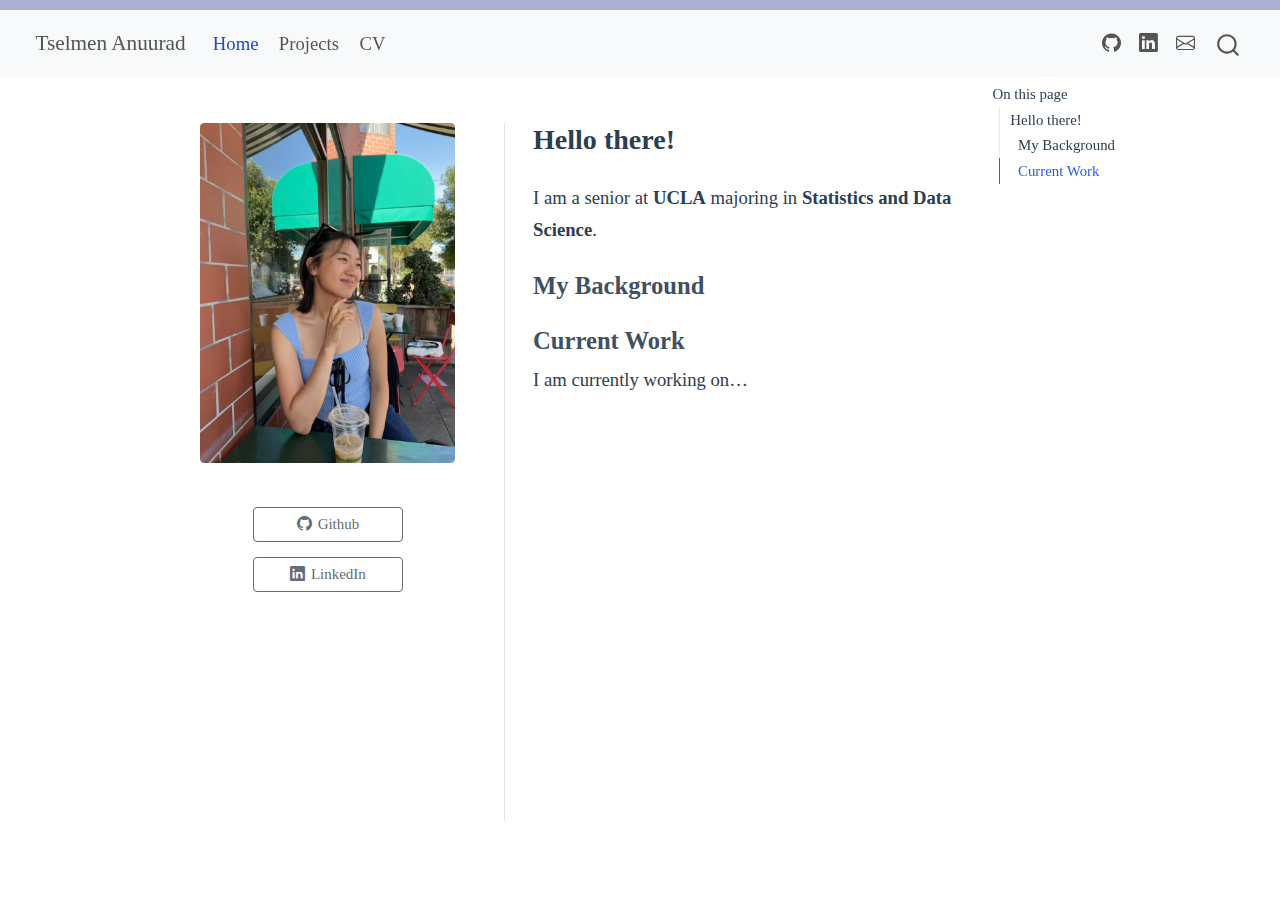
<file: docs/index.html>
<!DOCTYPE html>
<html xmlns="http://www.w3.org/1999/xhtml" lang="en" xml:lang="en"><head>

<meta charset="utf-8">
<meta name="generator" content="quarto-1.8.25">

<meta name="viewport" content="width=device-width, initial-scale=1.0, user-scalable=yes">


<title>Tselmen Anuurad</title>
<style>
code{white-space: pre-wrap;}
span.smallcaps{font-variant: small-caps;}
div.columns{display: flex; gap: min(4vw, 1.5em);}
div.column{flex: auto; overflow-x: auto;}
div.hanging-indent{margin-left: 1.5em; text-indent: -1.5em;}
ul.task-list{list-style: none;}
ul.task-list li input[type="checkbox"] {
  width: 0.8em;
  margin: 0 0.8em 0.2em -1em; /* quarto-specific, see https://github.com/quarto-dev/quarto-cli/issues/4556 */ 
  vertical-align: middle;
}
</style>


<script src="site_libs/quarto-nav/quarto-nav.js"></script>
<script src="site_libs/quarto-nav/headroom.min.js"></script>
<script src="site_libs/clipboard/clipboard.min.js"></script>
<script src="site_libs/quarto-search/autocomplete.umd.js"></script>
<script src="site_libs/quarto-search/fuse.min.js"></script>
<script src="site_libs/quarto-search/quarto-search.js"></script>
<meta name="quarto:offset" content="./">
<script src="site_libs/quarto-html/quarto.js" type="module"></script>
<script src="site_libs/quarto-html/tabsets/tabsets.js" type="module"></script>
<script src="site_libs/quarto-html/axe/axe-check.js" type="module"></script>
<script src="site_libs/quarto-html/popper.min.js"></script>
<script src="site_libs/quarto-html/tippy.umd.min.js"></script>
<link href="site_libs/quarto-html/tippy.css" rel="stylesheet">
<link href="site_libs/quarto-html/quarto-syntax-highlighting-7b89279ff1a6dce999919e0e67d4d9ec.css" rel="stylesheet" id="quarto-text-highlighting-styles">
<script src="site_libs/bootstrap/bootstrap.min.js"></script>
<link href="site_libs/bootstrap/bootstrap-icons.css" rel="stylesheet">
<link href="site_libs/bootstrap/bootstrap-5b4ad623e5705c0698d39aec6f10cf02.min.css" rel="stylesheet" append-hash="true" id="quarto-bootstrap" data-mode="light">
<script id="quarto-search-options" type="application/json">{
  "location": "navbar",
  "copy-button": false,
  "collapse-after": 3,
  "panel-placement": "end",
  "type": "overlay",
  "limit": 50,
  "keyboard-shortcut": [
    "f",
    "/",
    "s"
  ],
  "show-item-context": false,
  "language": {
    "search-no-results-text": "No results",
    "search-matching-documents-text": "matching documents",
    "search-copy-link-title": "Copy link to search",
    "search-hide-matches-text": "Hide additional matches",
    "search-more-match-text": "more match in this document",
    "search-more-matches-text": "more matches in this document",
    "search-clear-button-title": "Clear",
    "search-text-placeholder": "",
    "search-detached-cancel-button-title": "Cancel",
    "search-submit-button-title": "Submit",
    "search-label": "Search"
  }
}</script>


<link rel="stylesheet" href="styles.css">
</head>

<body class="nav-fixed quarto-light">

<div id="quarto-search-results"></div>
  <header id="quarto-header" class="headroom fixed-top">
    <nav class="navbar navbar-expand-lg " data-bs-theme="dark">
      <div class="navbar-container container-fluid">
      <div class="navbar-brand-container mx-auto">
    <a href="./index.html" class="navbar-brand navbar-brand-logo">
    </a>
    <a class="navbar-brand" href="./index.html">
    <span class="navbar-title">Tselmen Anuurad</span>
    </a>
  </div>
            <div id="quarto-search" class="" title="Search"></div>
          <button class="navbar-toggler" type="button" data-bs-toggle="collapse" data-bs-target="#navbarCollapse" aria-controls="navbarCollapse" role="menu" aria-expanded="false" aria-label="Toggle navigation" onclick="if (window.quartoToggleHeadroom) { window.quartoToggleHeadroom(); }">
  <span class="navbar-toggler-icon"></span>
</button>
          <div class="collapse navbar-collapse" id="navbarCollapse">
            <ul class="navbar-nav navbar-nav-scroll me-auto">
  <li class="nav-item">
    <a class="nav-link active" href="./index.html" aria-current="page"> 
<span class="menu-text">Home</span></a>
  </li>  
  <li class="nav-item">
    <a class="nav-link" href="./projects.html"> 
<span class="menu-text">Projects</span></a>
  </li>  
  <li class="nav-item">
    <a class="nav-link" href="./CV.html"> 
<span class="menu-text">CV</span></a>
  </li>  
</ul>
            <ul class="navbar-nav navbar-nav-scroll ms-auto">
  <li class="nav-item compact">
    <a class="nav-link" href="https://github.com/tselmena"> <i class="bi bi-github" role="img">
</i> 
<span class="menu-text"></span></a>
  </li>  
  <li class="nav-item compact">
    <a class="nav-link" href="./www.linkedin.com/in/tselmen-anuurad"> <i class="bi bi-linkedin" role="img">
</i> 
<span class="menu-text"></span></a>
  </li>  
  <li class="nav-item compact">
    <a class="nav-link" href="./tsel@ucla.edu"> <i class="bi bi-envelope" role="img">
</i> 
<span class="menu-text"></span></a>
  </li>  
</ul>
          </div> <!-- /navcollapse -->
            <div class="quarto-navbar-tools">
</div>
      </div> <!-- /container-fluid -->
    </nav>
</header>
<!-- content -->
<div id="quarto-content" class="quarto-container page-columns page-rows-contents page-layout-article page-navbar">
<!-- sidebar -->
<!-- margin-sidebar -->
    <div id="quarto-margin-sidebar" class="sidebar margin-sidebar">
        <nav id="TOC" role="doc-toc" class="toc-active">
    <h2 id="toc-title">On this page</h2>
  <ul>
  <li><a href="#hello-there" id="toc-hello-there" class="nav-link active" data-scroll-target="#hello-there">Hello there!</a>
  <ul class="collapse">
  <li><a href="#my-background" id="toc-my-background" class="nav-link" data-scroll-target="#my-background">My Background</a></li>
  <li><a href="#current-work" id="toc-current-work" class="nav-link" data-scroll-target="#current-work">Current Work</a></li>
  </ul></li>
  </ul>
</nav>
    </div>
<!-- main -->
<div class="quarto-about-trestles">
  <div class="about-entity">
    <img src="website-photo.jpg" class="about-image
  rounded " style="width: 15rem;">
<header id="title-block-header" class="quarto-title-block"></header>
    <div class="about-links">
  <a href="https://github.com/tselmena" class="about-link" rel="" target="">
    <i class="bi bi-github"></i>
     <span class="about-link-text">Github</span>
  </a>
  <a href="/www.linkedin.com/in/tselmen-anuurad" class="about-link" rel="" target="">
    <i class="bi bi-linkedin"></i>
     <span class="about-link-text">LinkedIn</span>
  </a>
</div>
  </div>
  <div class="about-contents"><main class="content" id="quarto-document-content">

<section id="hello-there" class="level2">
<h2 data-anchor-id="hello-there">Hello there!</h2>
<p>I am a senior at <strong>UCLA</strong> majoring in <strong>Statistics and Data Science</strong>.</p>
<section id="my-background" class="level3">
<h3 data-anchor-id="my-background">My Background</h3>
</section>
<section id="current-work" class="level3">
<h3 data-anchor-id="current-work">Current Work</h3>
<p>I am currently working on…</p>


</section>
</section>
</main></div>
</div>
 <!-- /main -->
<script id="quarto-html-after-body" type="application/javascript">
  window.document.addEventListener("DOMContentLoaded", function (event) {
    const isCodeAnnotation = (el) => {
      for (const clz of el.classList) {
        if (clz.startsWith('code-annotation-')) {                     
          return true;
        }
      }
      return false;
    }
    const onCopySuccess = function(e) {
      // button target
      const button = e.trigger;
      // don't keep focus
      button.blur();
      // flash "checked"
      button.classList.add('code-copy-button-checked');
      var currentTitle = button.getAttribute("title");
      button.setAttribute("title", "Copied!");
      let tooltip;
      if (window.bootstrap) {
        button.setAttribute("data-bs-toggle", "tooltip");
        button.setAttribute("data-bs-placement", "left");
        button.setAttribute("data-bs-title", "Copied!");
        tooltip = new bootstrap.Tooltip(button, 
          { trigger: "manual", 
            customClass: "code-copy-button-tooltip",
            offset: [0, -8]});
        tooltip.show();    
      }
      setTimeout(function() {
        if (tooltip) {
          tooltip.hide();
          button.removeAttribute("data-bs-title");
          button.removeAttribute("data-bs-toggle");
          button.removeAttribute("data-bs-placement");
        }
        button.setAttribute("title", currentTitle);
        button.classList.remove('code-copy-button-checked');
      }, 1000);
      // clear code selection
      e.clearSelection();
    }
    const getTextToCopy = function(trigger) {
      const outerScaffold = trigger.parentElement.cloneNode(true);
      const codeEl = outerScaffold.querySelector('code');
      for (const childEl of codeEl.children) {
        if (isCodeAnnotation(childEl)) {
          childEl.remove();
        }
      }
      return codeEl.innerText;
    }
    const clipboard = new window.ClipboardJS('.code-copy-button:not([data-in-quarto-modal])', {
      text: getTextToCopy
    });
    clipboard.on('success', onCopySuccess);
    if (window.document.getElementById('quarto-embedded-source-code-modal')) {
      const clipboardModal = new window.ClipboardJS('.code-copy-button[data-in-quarto-modal]', {
        text: getTextToCopy,
        container: window.document.getElementById('quarto-embedded-source-code-modal')
      });
      clipboardModal.on('success', onCopySuccess);
    }
      var localhostRegex = new RegExp(/^(?:http|https):\/\/localhost\:?[0-9]*\//);
      var mailtoRegex = new RegExp(/^mailto:/);
        var filterRegex = new RegExp('/' + window.location.host + '/');
      var isInternal = (href) => {
          return filterRegex.test(href) || localhostRegex.test(href) || mailtoRegex.test(href);
      }
      // Inspect non-navigation links and adorn them if external
     var links = window.document.querySelectorAll('a[href]:not(.nav-link):not(.navbar-brand):not(.toc-action):not(.sidebar-link):not(.sidebar-item-toggle):not(.pagination-link):not(.no-external):not([aria-hidden]):not(.dropdown-item):not(.quarto-navigation-tool):not(.about-link)');
      for (var i=0; i<links.length; i++) {
        const link = links[i];
        if (!isInternal(link.href)) {
          // undo the damage that might have been done by quarto-nav.js in the case of
          // links that we want to consider external
          if (link.dataset.originalHref !== undefined) {
            link.href = link.dataset.originalHref;
          }
        }
      }
    function tippyHover(el, contentFn, onTriggerFn, onUntriggerFn) {
      const config = {
        allowHTML: true,
        maxWidth: 500,
        delay: 100,
        arrow: false,
        appendTo: function(el) {
            return el.parentElement;
        },
        interactive: true,
        interactiveBorder: 10,
        theme: 'quarto',
        placement: 'bottom-start',
      };
      if (contentFn) {
        config.content = contentFn;
      }
      if (onTriggerFn) {
        config.onTrigger = onTriggerFn;
      }
      if (onUntriggerFn) {
        config.onUntrigger = onUntriggerFn;
      }
      window.tippy(el, config); 
    }
    const noterefs = window.document.querySelectorAll('a[role="doc-noteref"]');
    for (var i=0; i<noterefs.length; i++) {
      const ref = noterefs[i];
      tippyHover(ref, function() {
        // use id or data attribute instead here
        let href = ref.getAttribute('data-footnote-href') || ref.getAttribute('href');
        try { href = new URL(href).hash; } catch {}
        const id = href.replace(/^#\/?/, "");
        const note = window.document.getElementById(id);
        if (note) {
          return note.innerHTML;
        } else {
          return "";
        }
      });
    }
    const xrefs = window.document.querySelectorAll('a.quarto-xref');
    const processXRef = (id, note) => {
      // Strip column container classes
      const stripColumnClz = (el) => {
        el.classList.remove("page-full", "page-columns");
        if (el.children) {
          for (const child of el.children) {
            stripColumnClz(child);
          }
        }
      }
      stripColumnClz(note)
      if (id === null || id.startsWith('sec-')) {
        // Special case sections, only their first couple elements
        const container = document.createElement("div");
        if (note.children && note.children.length > 2) {
          container.appendChild(note.children[0].cloneNode(true));
          for (let i = 1; i < note.children.length; i++) {
            const child = note.children[i];
            if (child.tagName === "P" && child.innerText === "") {
              continue;
            } else {
              container.appendChild(child.cloneNode(true));
              break;
            }
          }
          if (window.Quarto?.typesetMath) {
            window.Quarto.typesetMath(container);
          }
          return container.innerHTML
        } else {
          if (window.Quarto?.typesetMath) {
            window.Quarto.typesetMath(note);
          }
          return note.innerHTML;
        }
      } else {
        // Remove any anchor links if they are present
        const anchorLink = note.querySelector('a.anchorjs-link');
        if (anchorLink) {
          anchorLink.remove();
        }
        if (window.Quarto?.typesetMath) {
          window.Quarto.typesetMath(note);
        }
        if (note.classList.contains("callout")) {
          return note.outerHTML;
        } else {
          return note.innerHTML;
        }
      }
    }
    for (var i=0; i<xrefs.length; i++) {
      const xref = xrefs[i];
      tippyHover(xref, undefined, function(instance) {
        instance.disable();
        let url = xref.getAttribute('href');
        let hash = undefined; 
        if (url.startsWith('#')) {
          hash = url;
        } else {
          try { hash = new URL(url).hash; } catch {}
        }
        if (hash) {
          const id = hash.replace(/^#\/?/, "");
          const note = window.document.getElementById(id);
          if (note !== null) {
            try {
              const html = processXRef(id, note.cloneNode(true));
              instance.setContent(html);
            } finally {
              instance.enable();
              instance.show();
            }
          } else {
            // See if we can fetch this
            fetch(url.split('#')[0])
            .then(res => res.text())
            .then(html => {
              const parser = new DOMParser();
              const htmlDoc = parser.parseFromString(html, "text/html");
              const note = htmlDoc.getElementById(id);
              if (note !== null) {
                const html = processXRef(id, note);
                instance.setContent(html);
              } 
            }).finally(() => {
              instance.enable();
              instance.show();
            });
          }
        } else {
          // See if we can fetch a full url (with no hash to target)
          // This is a special case and we should probably do some content thinning / targeting
          fetch(url)
          .then(res => res.text())
          .then(html => {
            const parser = new DOMParser();
            const htmlDoc = parser.parseFromString(html, "text/html");
            const note = htmlDoc.querySelector('main.content');
            if (note !== null) {
              // This should only happen for chapter cross references
              // (since there is no id in the URL)
              // remove the first header
              if (note.children.length > 0 && note.children[0].tagName === "HEADER") {
                note.children[0].remove();
              }
              const html = processXRef(null, note);
              instance.setContent(html);
            } 
          }).finally(() => {
            instance.enable();
            instance.show();
          });
        }
      }, function(instance) {
      });
    }
        let selectedAnnoteEl;
        const selectorForAnnotation = ( cell, annotation) => {
          let cellAttr = 'data-code-cell="' + cell + '"';
          let lineAttr = 'data-code-annotation="' +  annotation + '"';
          const selector = 'span[' + cellAttr + '][' + lineAttr + ']';
          return selector;
        }
        const selectCodeLines = (annoteEl) => {
          const doc = window.document;
          const targetCell = annoteEl.getAttribute("data-target-cell");
          const targetAnnotation = annoteEl.getAttribute("data-target-annotation");
          const annoteSpan = window.document.querySelector(selectorForAnnotation(targetCell, targetAnnotation));
          const lines = annoteSpan.getAttribute("data-code-lines").split(",");
          const lineIds = lines.map((line) => {
            return targetCell + "-" + line;
          })
          let top = null;
          let height = null;
          let parent = null;
          if (lineIds.length > 0) {
              //compute the position of the single el (top and bottom and make a div)
              const el = window.document.getElementById(lineIds[0]);
              top = el.offsetTop;
              height = el.offsetHeight;
              parent = el.parentElement.parentElement;
            if (lineIds.length > 1) {
              const lastEl = window.document.getElementById(lineIds[lineIds.length - 1]);
              const bottom = lastEl.offsetTop + lastEl.offsetHeight;
              height = bottom - top;
            }
            if (top !== null && height !== null && parent !== null) {
              // cook up a div (if necessary) and position it 
              let div = window.document.getElementById("code-annotation-line-highlight");
              if (div === null) {
                div = window.document.createElement("div");
                div.setAttribute("id", "code-annotation-line-highlight");
                div.style.position = 'absolute';
                parent.appendChild(div);
              }
              div.style.top = top - 2 + "px";
              div.style.height = height + 4 + "px";
              div.style.left = 0;
              let gutterDiv = window.document.getElementById("code-annotation-line-highlight-gutter");
              if (gutterDiv === null) {
                gutterDiv = window.document.createElement("div");
                gutterDiv.setAttribute("id", "code-annotation-line-highlight-gutter");
                gutterDiv.style.position = 'absolute';
                const codeCell = window.document.getElementById(targetCell);
                const gutter = codeCell.querySelector('.code-annotation-gutter');
                gutter.appendChild(gutterDiv);
              }
              gutterDiv.style.top = top - 2 + "px";
              gutterDiv.style.height = height + 4 + "px";
            }
            selectedAnnoteEl = annoteEl;
          }
        };
        const unselectCodeLines = () => {
          const elementsIds = ["code-annotation-line-highlight", "code-annotation-line-highlight-gutter"];
          elementsIds.forEach((elId) => {
            const div = window.document.getElementById(elId);
            if (div) {
              div.remove();
            }
          });
          selectedAnnoteEl = undefined;
        };
          // Handle positioning of the toggle
      window.addEventListener(
        "resize",
        throttle(() => {
          elRect = undefined;
          if (selectedAnnoteEl) {
            selectCodeLines(selectedAnnoteEl);
          }
        }, 10)
      );
      function throttle(fn, ms) {
      let throttle = false;
      let timer;
        return (...args) => {
          if(!throttle) { // first call gets through
              fn.apply(this, args);
              throttle = true;
          } else { // all the others get throttled
              if(timer) clearTimeout(timer); // cancel #2
              timer = setTimeout(() => {
                fn.apply(this, args);
                timer = throttle = false;
              }, ms);
          }
        };
      }
        // Attach click handler to the DT
        const annoteDls = window.document.querySelectorAll('dt[data-target-cell]');
        for (const annoteDlNode of annoteDls) {
          annoteDlNode.addEventListener('click', (event) => {
            const clickedEl = event.target;
            if (clickedEl !== selectedAnnoteEl) {
              unselectCodeLines();
              const activeEl = window.document.querySelector('dt[data-target-cell].code-annotation-active');
              if (activeEl) {
                activeEl.classList.remove('code-annotation-active');
              }
              selectCodeLines(clickedEl);
              clickedEl.classList.add('code-annotation-active');
            } else {
              // Unselect the line
              unselectCodeLines();
              clickedEl.classList.remove('code-annotation-active');
            }
          });
        }
    const findCites = (el) => {
      const parentEl = el.parentElement;
      if (parentEl) {
        const cites = parentEl.dataset.cites;
        if (cites) {
          return {
            el,
            cites: cites.split(' ')
          };
        } else {
          return findCites(el.parentElement)
        }
      } else {
        return undefined;
      }
    };
    var bibliorefs = window.document.querySelectorAll('a[role="doc-biblioref"]');
    for (var i=0; i<bibliorefs.length; i++) {
      const ref = bibliorefs[i];
      const citeInfo = findCites(ref);
      if (citeInfo) {
        tippyHover(citeInfo.el, function() {
          var popup = window.document.createElement('div');
          citeInfo.cites.forEach(function(cite) {
            var citeDiv = window.document.createElement('div');
            citeDiv.classList.add('hanging-indent');
            citeDiv.classList.add('csl-entry');
            var biblioDiv = window.document.getElementById('ref-' + cite);
            if (biblioDiv) {
              citeDiv.innerHTML = biblioDiv.innerHTML;
            }
            popup.appendChild(citeDiv);
          });
          return popup.innerHTML;
        });
      }
    }
  });
  </script>
</div> <!-- /content -->




</body></html>
</file>
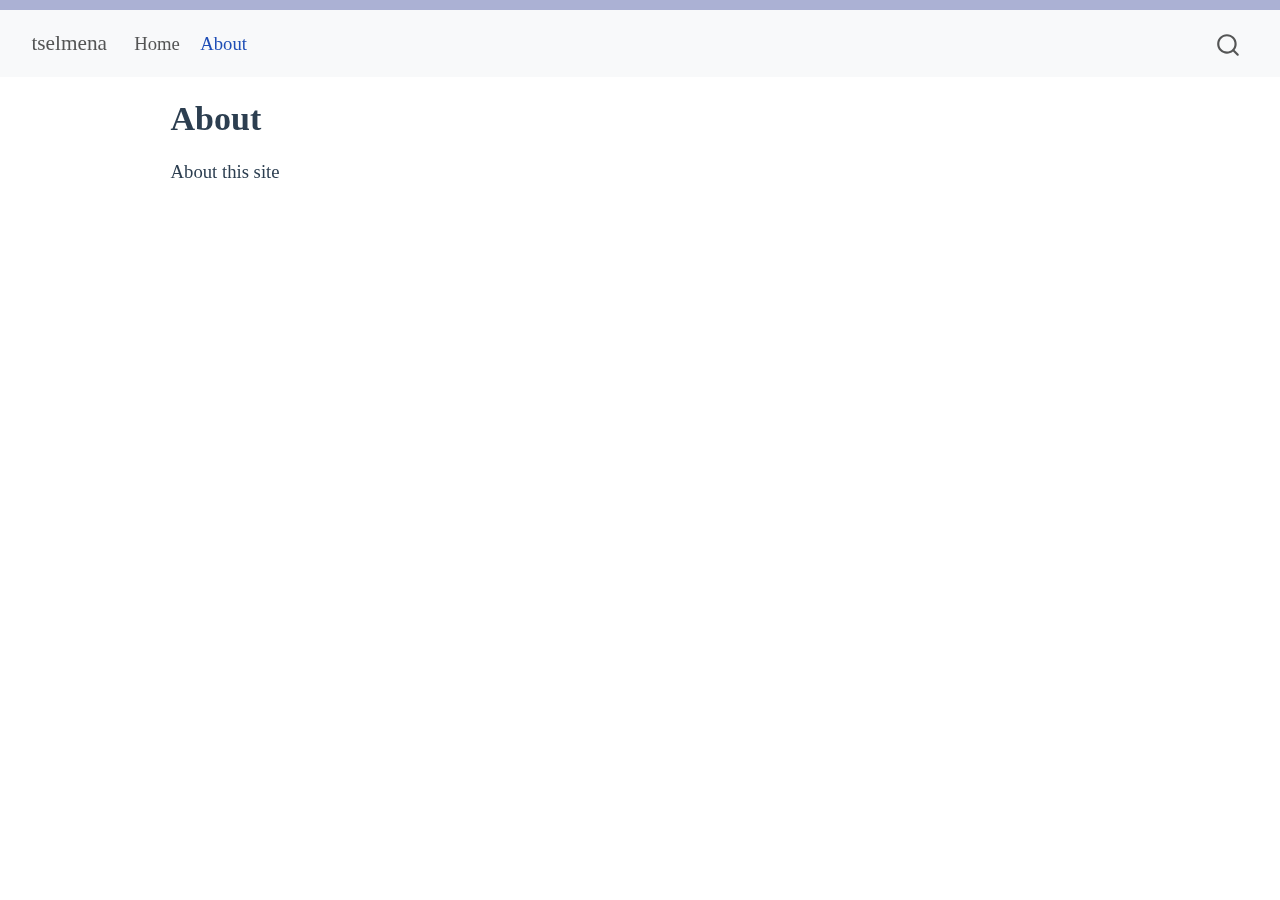
<file: docs/about.html>
<!DOCTYPE html>
<html xmlns="http://www.w3.org/1999/xhtml" lang="en" xml:lang="en"><head>

<meta charset="utf-8">
<meta name="generator" content="quarto-1.6.42">

<meta name="viewport" content="width=device-width, initial-scale=1.0, user-scalable=yes">


<title>About – tselmena</title>
<style>
code{white-space: pre-wrap;}
span.smallcaps{font-variant: small-caps;}
div.columns{display: flex; gap: min(4vw, 1.5em);}
div.column{flex: auto; overflow-x: auto;}
div.hanging-indent{margin-left: 1.5em; text-indent: -1.5em;}
ul.task-list{list-style: none;}
ul.task-list li input[type="checkbox"] {
  width: 0.8em;
  margin: 0 0.8em 0.2em -1em; /* quarto-specific, see https://github.com/quarto-dev/quarto-cli/issues/4556 */ 
  vertical-align: middle;
}
</style>


<script src="site_libs/quarto-nav/quarto-nav.js"></script>
<script src="site_libs/quarto-nav/headroom.min.js"></script>
<script src="site_libs/clipboard/clipboard.min.js"></script>
<script src="site_libs/quarto-search/autocomplete.umd.js"></script>
<script src="site_libs/quarto-search/fuse.min.js"></script>
<script src="site_libs/quarto-search/quarto-search.js"></script>
<meta name="quarto:offset" content="./">
<script src="site_libs/quarto-html/quarto.js"></script>
<script src="site_libs/quarto-html/popper.min.js"></script>
<script src="site_libs/quarto-html/tippy.umd.min.js"></script>
<script src="site_libs/quarto-html/anchor.min.js"></script>
<link href="site_libs/quarto-html/tippy.css" rel="stylesheet">
<link href="site_libs/quarto-html/quarto-syntax-highlighting-2f5df379a58b258e96c21c0638c20c03.css" rel="stylesheet" id="quarto-text-highlighting-styles">
<script src="site_libs/bootstrap/bootstrap.min.js"></script>
<link href="site_libs/bootstrap/bootstrap-icons.css" rel="stylesheet">
<link href="site_libs/bootstrap/bootstrap-6bd9cfa162949bde0a231f530c97869d.min.css" rel="stylesheet" append-hash="true" id="quarto-bootstrap" data-mode="light">
<script id="quarto-search-options" type="application/json">{
  "location": "navbar",
  "copy-button": false,
  "collapse-after": 3,
  "panel-placement": "end",
  "type": "overlay",
  "limit": 50,
  "keyboard-shortcut": [
    "f",
    "/",
    "s"
  ],
  "show-item-context": false,
  "language": {
    "search-no-results-text": "No results",
    "search-matching-documents-text": "matching documents",
    "search-copy-link-title": "Copy link to search",
    "search-hide-matches-text": "Hide additional matches",
    "search-more-match-text": "more match in this document",
    "search-more-matches-text": "more matches in this document",
    "search-clear-button-title": "Clear",
    "search-text-placeholder": "",
    "search-detached-cancel-button-title": "Cancel",
    "search-submit-button-title": "Submit",
    "search-label": "Search"
  }
}</script>


<link rel="stylesheet" href="styles.css">
</head>

<body class="nav-fixed">

<div id="quarto-search-results"></div>
  <header id="quarto-header" class="headroom fixed-top">
    <nav class="navbar navbar-expand-lg " data-bs-theme="dark">
      <div class="navbar-container container-fluid">
      <div class="navbar-brand-container mx-auto">
    <a class="navbar-brand" href="./index.html">
    <span class="navbar-title">tselmena</span>
    </a>
  </div>
            <div id="quarto-search" class="" title="Search"></div>
          <button class="navbar-toggler" type="button" data-bs-toggle="collapse" data-bs-target="#navbarCollapse" aria-controls="navbarCollapse" role="menu" aria-expanded="false" aria-label="Toggle navigation" onclick="if (window.quartoToggleHeadroom) { window.quartoToggleHeadroom(); }">
  <span class="navbar-toggler-icon"></span>
</button>
          <div class="collapse navbar-collapse" id="navbarCollapse">
            <ul class="navbar-nav navbar-nav-scroll me-auto">
  <li class="nav-item">
    <a class="nav-link" href="./index.html"> 
<span class="menu-text">Home</span></a>
  </li>  
  <li class="nav-item">
    <a class="nav-link active" href="./about.html" aria-current="page"> 
<span class="menu-text">About</span></a>
  </li>  
</ul>
          </div> <!-- /navcollapse -->
            <div class="quarto-navbar-tools">
</div>
      </div> <!-- /container-fluid -->
    </nav>
</header>
<!-- content -->
<div id="quarto-content" class="quarto-container page-columns page-rows-contents page-layout-article page-navbar">
<!-- sidebar -->
<!-- margin-sidebar -->
    <div id="quarto-margin-sidebar" class="sidebar margin-sidebar zindex-bottom">
        
    </div>
<!-- main -->
<main class="content" id="quarto-document-content">

<header id="title-block-header" class="quarto-title-block default">
<div class="quarto-title">
<h1 class="title">About</h1>
</div>



<div class="quarto-title-meta">

    
  
    
  </div>
  


</header>


<p>About this site</p>



</main> <!-- /main -->
<script id="quarto-html-after-body" type="application/javascript">
window.document.addEventListener("DOMContentLoaded", function (event) {
  const toggleBodyColorMode = (bsSheetEl) => {
    const mode = bsSheetEl.getAttribute("data-mode");
    const bodyEl = window.document.querySelector("body");
    if (mode === "dark") {
      bodyEl.classList.add("quarto-dark");
      bodyEl.classList.remove("quarto-light");
    } else {
      bodyEl.classList.add("quarto-light");
      bodyEl.classList.remove("quarto-dark");
    }
  }
  const toggleBodyColorPrimary = () => {
    const bsSheetEl = window.document.querySelector("link#quarto-bootstrap");
    if (bsSheetEl) {
      toggleBodyColorMode(bsSheetEl);
    }
  }
  toggleBodyColorPrimary();  
  const icon = "";
  const anchorJS = new window.AnchorJS();
  anchorJS.options = {
    placement: 'right',
    icon: icon
  };
  anchorJS.add('.anchored');
  const isCodeAnnotation = (el) => {
    for (const clz of el.classList) {
      if (clz.startsWith('code-annotation-')) {                     
        return true;
      }
    }
    return false;
  }
  const onCopySuccess = function(e) {
    // button target
    const button = e.trigger;
    // don't keep focus
    button.blur();
    // flash "checked"
    button.classList.add('code-copy-button-checked');
    var currentTitle = button.getAttribute("title");
    button.setAttribute("title", "Copied!");
    let tooltip;
    if (window.bootstrap) {
      button.setAttribute("data-bs-toggle", "tooltip");
      button.setAttribute("data-bs-placement", "left");
      button.setAttribute("data-bs-title", "Copied!");
      tooltip = new bootstrap.Tooltip(button, 
        { trigger: "manual", 
          customClass: "code-copy-button-tooltip",
          offset: [0, -8]});
      tooltip.show();    
    }
    setTimeout(function() {
      if (tooltip) {
        tooltip.hide();
        button.removeAttribute("data-bs-title");
        button.removeAttribute("data-bs-toggle");
        button.removeAttribute("data-bs-placement");
      }
      button.setAttribute("title", currentTitle);
      button.classList.remove('code-copy-button-checked');
    }, 1000);
    // clear code selection
    e.clearSelection();
  }
  const getTextToCopy = function(trigger) {
      const codeEl = trigger.previousElementSibling.cloneNode(true);
      for (const childEl of codeEl.children) {
        if (isCodeAnnotation(childEl)) {
          childEl.remove();
        }
      }
      return codeEl.innerText;
  }
  const clipboard = new window.ClipboardJS('.code-copy-button:not([data-in-quarto-modal])', {
    text: getTextToCopy
  });
  clipboard.on('success', onCopySuccess);
  if (window.document.getElementById('quarto-embedded-source-code-modal')) {
    const clipboardModal = new window.ClipboardJS('.code-copy-button[data-in-quarto-modal]', {
      text: getTextToCopy,
      container: window.document.getElementById('quarto-embedded-source-code-modal')
    });
    clipboardModal.on('success', onCopySuccess);
  }
    var localhostRegex = new RegExp(/^(?:http|https):\/\/localhost\:?[0-9]*\//);
    var mailtoRegex = new RegExp(/^mailto:/);
      var filterRegex = new RegExp('/' + window.location.host + '/');
    var isInternal = (href) => {
        return filterRegex.test(href) || localhostRegex.test(href) || mailtoRegex.test(href);
    }
    // Inspect non-navigation links and adorn them if external
 	var links = window.document.querySelectorAll('a[href]:not(.nav-link):not(.navbar-brand):not(.toc-action):not(.sidebar-link):not(.sidebar-item-toggle):not(.pagination-link):not(.no-external):not([aria-hidden]):not(.dropdown-item):not(.quarto-navigation-tool):not(.about-link)');
    for (var i=0; i<links.length; i++) {
      const link = links[i];
      if (!isInternal(link.href)) {
        // undo the damage that might have been done by quarto-nav.js in the case of
        // links that we want to consider external
        if (link.dataset.originalHref !== undefined) {
          link.href = link.dataset.originalHref;
        }
      }
    }
  function tippyHover(el, contentFn, onTriggerFn, onUntriggerFn) {
    const config = {
      allowHTML: true,
      maxWidth: 500,
      delay: 100,
      arrow: false,
      appendTo: function(el) {
          return el.parentElement;
      },
      interactive: true,
      interactiveBorder: 10,
      theme: 'quarto',
      placement: 'bottom-start',
    };
    if (contentFn) {
      config.content = contentFn;
    }
    if (onTriggerFn) {
      config.onTrigger = onTriggerFn;
    }
    if (onUntriggerFn) {
      config.onUntrigger = onUntriggerFn;
    }
    window.tippy(el, config); 
  }
  const noterefs = window.document.querySelectorAll('a[role="doc-noteref"]');
  for (var i=0; i<noterefs.length; i++) {
    const ref = noterefs[i];
    tippyHover(ref, function() {
      // use id or data attribute instead here
      let href = ref.getAttribute('data-footnote-href') || ref.getAttribute('href');
      try { href = new URL(href).hash; } catch {}
      const id = href.replace(/^#\/?/, "");
      const note = window.document.getElementById(id);
      if (note) {
        return note.innerHTML;
      } else {
        return "";
      }
    });
  }
  const xrefs = window.document.querySelectorAll('a.quarto-xref');
  const processXRef = (id, note) => {
    // Strip column container classes
    const stripColumnClz = (el) => {
      el.classList.remove("page-full", "page-columns");
      if (el.children) {
        for (const child of el.children) {
          stripColumnClz(child);
        }
      }
    }
    stripColumnClz(note)
    if (id === null || id.startsWith('sec-')) {
      // Special case sections, only their first couple elements
      const container = document.createElement("div");
      if (note.children && note.children.length > 2) {
        container.appendChild(note.children[0].cloneNode(true));
        for (let i = 1; i < note.children.length; i++) {
          const child = note.children[i];
          if (child.tagName === "P" && child.innerText === "") {
            continue;
          } else {
            container.appendChild(child.cloneNode(true));
            break;
          }
        }
        if (window.Quarto?.typesetMath) {
          window.Quarto.typesetMath(container);
        }
        return container.innerHTML
      } else {
        if (window.Quarto?.typesetMath) {
          window.Quarto.typesetMath(note);
        }
        return note.innerHTML;
      }
    } else {
      // Remove any anchor links if they are present
      const anchorLink = note.querySelector('a.anchorjs-link');
      if (anchorLink) {
        anchorLink.remove();
      }
      if (window.Quarto?.typesetMath) {
        window.Quarto.typesetMath(note);
      }
      if (note.classList.contains("callout")) {
        return note.outerHTML;
      } else {
        return note.innerHTML;
      }
    }
  }
  for (var i=0; i<xrefs.length; i++) {
    const xref = xrefs[i];
    tippyHover(xref, undefined, function(instance) {
      instance.disable();
      let url = xref.getAttribute('href');
      let hash = undefined; 
      if (url.startsWith('#')) {
        hash = url;
      } else {
        try { hash = new URL(url).hash; } catch {}
      }
      if (hash) {
        const id = hash.replace(/^#\/?/, "");
        const note = window.document.getElementById(id);
        if (note !== null) {
          try {
            const html = processXRef(id, note.cloneNode(true));
            instance.setContent(html);
          } finally {
            instance.enable();
            instance.show();
          }
        } else {
          // See if we can fetch this
          fetch(url.split('#')[0])
          .then(res => res.text())
          .then(html => {
            const parser = new DOMParser();
            const htmlDoc = parser.parseFromString(html, "text/html");
            const note = htmlDoc.getElementById(id);
            if (note !== null) {
              const html = processXRef(id, note);
              instance.setContent(html);
            } 
          }).finally(() => {
            instance.enable();
            instance.show();
          });
        }
      } else {
        // See if we can fetch a full url (with no hash to target)
        // This is a special case and we should probably do some content thinning / targeting
        fetch(url)
        .then(res => res.text())
        .then(html => {
          const parser = new DOMParser();
          const htmlDoc = parser.parseFromString(html, "text/html");
          const note = htmlDoc.querySelector('main.content');
          if (note !== null) {
            // This should only happen for chapter cross references
            // (since there is no id in the URL)
            // remove the first header
            if (note.children.length > 0 && note.children[0].tagName === "HEADER") {
              note.children[0].remove();
            }
            const html = processXRef(null, note);
            instance.setContent(html);
          } 
        }).finally(() => {
          instance.enable();
          instance.show();
        });
      }
    }, function(instance) {
    });
  }
      let selectedAnnoteEl;
      const selectorForAnnotation = ( cell, annotation) => {
        let cellAttr = 'data-code-cell="' + cell + '"';
        let lineAttr = 'data-code-annotation="' +  annotation + '"';
        const selector = 'span[' + cellAttr + '][' + lineAttr + ']';
        return selector;
      }
      const selectCodeLines = (annoteEl) => {
        const doc = window.document;
        const targetCell = annoteEl.getAttribute("data-target-cell");
        const targetAnnotation = annoteEl.getAttribute("data-target-annotation");
        const annoteSpan = window.document.querySelector(selectorForAnnotation(targetCell, targetAnnotation));
        const lines = annoteSpan.getAttribute("data-code-lines").split(",");
        const lineIds = lines.map((line) => {
          return targetCell + "-" + line;
        })
        let top = null;
        let height = null;
        let parent = null;
        if (lineIds.length > 0) {
            //compute the position of the single el (top and bottom and make a div)
            const el = window.document.getElementById(lineIds[0]);
            top = el.offsetTop;
            height = el.offsetHeight;
            parent = el.parentElement.parentElement;
          if (lineIds.length > 1) {
            const lastEl = window.document.getElementById(lineIds[lineIds.length - 1]);
            const bottom = lastEl.offsetTop + lastEl.offsetHeight;
            height = bottom - top;
          }
          if (top !== null && height !== null && parent !== null) {
            // cook up a div (if necessary) and position it 
            let div = window.document.getElementById("code-annotation-line-highlight");
            if (div === null) {
              div = window.document.createElement("div");
              div.setAttribute("id", "code-annotation-line-highlight");
              div.style.position = 'absolute';
              parent.appendChild(div);
            }
            div.style.top = top - 2 + "px";
            div.style.height = height + 4 + "px";
            div.style.left = 0;
            let gutterDiv = window.document.getElementById("code-annotation-line-highlight-gutter");
            if (gutterDiv === null) {
              gutterDiv = window.document.createElement("div");
              gutterDiv.setAttribute("id", "code-annotation-line-highlight-gutter");
              gutterDiv.style.position = 'absolute';
              const codeCell = window.document.getElementById(targetCell);
              const gutter = codeCell.querySelector('.code-annotation-gutter');
              gutter.appendChild(gutterDiv);
            }
            gutterDiv.style.top = top - 2 + "px";
            gutterDiv.style.height = height + 4 + "px";
          }
          selectedAnnoteEl = annoteEl;
        }
      };
      const unselectCodeLines = () => {
        const elementsIds = ["code-annotation-line-highlight", "code-annotation-line-highlight-gutter"];
        elementsIds.forEach((elId) => {
          const div = window.document.getElementById(elId);
          if (div) {
            div.remove();
          }
        });
        selectedAnnoteEl = undefined;
      };
        // Handle positioning of the toggle
    window.addEventListener(
      "resize",
      throttle(() => {
        elRect = undefined;
        if (selectedAnnoteEl) {
          selectCodeLines(selectedAnnoteEl);
        }
      }, 10)
    );
    function throttle(fn, ms) {
    let throttle = false;
    let timer;
      return (...args) => {
        if(!throttle) { // first call gets through
            fn.apply(this, args);
            throttle = true;
        } else { // all the others get throttled
            if(timer) clearTimeout(timer); // cancel #2
            timer = setTimeout(() => {
              fn.apply(this, args);
              timer = throttle = false;
            }, ms);
        }
      };
    }
      // Attach click handler to the DT
      const annoteDls = window.document.querySelectorAll('dt[data-target-cell]');
      for (const annoteDlNode of annoteDls) {
        annoteDlNode.addEventListener('click', (event) => {
          const clickedEl = event.target;
          if (clickedEl !== selectedAnnoteEl) {
            unselectCodeLines();
            const activeEl = window.document.querySelector('dt[data-target-cell].code-annotation-active');
            if (activeEl) {
              activeEl.classList.remove('code-annotation-active');
            }
            selectCodeLines(clickedEl);
            clickedEl.classList.add('code-annotation-active');
          } else {
            // Unselect the line
            unselectCodeLines();
            clickedEl.classList.remove('code-annotation-active');
          }
        });
      }
  const findCites = (el) => {
    const parentEl = el.parentElement;
    if (parentEl) {
      const cites = parentEl.dataset.cites;
      if (cites) {
        return {
          el,
          cites: cites.split(' ')
        };
      } else {
        return findCites(el.parentElement)
      }
    } else {
      return undefined;
    }
  };
  var bibliorefs = window.document.querySelectorAll('a[role="doc-biblioref"]');
  for (var i=0; i<bibliorefs.length; i++) {
    const ref = bibliorefs[i];
    const citeInfo = findCites(ref);
    if (citeInfo) {
      tippyHover(citeInfo.el, function() {
        var popup = window.document.createElement('div');
        citeInfo.cites.forEach(function(cite) {
          var citeDiv = window.document.createElement('div');
          citeDiv.classList.add('hanging-indent');
          citeDiv.classList.add('csl-entry');
          var biblioDiv = window.document.getElementById('ref-' + cite);
          if (biblioDiv) {
            citeDiv.innerHTML = biblioDiv.innerHTML;
          }
          popup.appendChild(citeDiv);
        });
        return popup.innerHTML;
      });
    }
  }
});
</script>
</div> <!-- /content -->




</body></html>
</file>
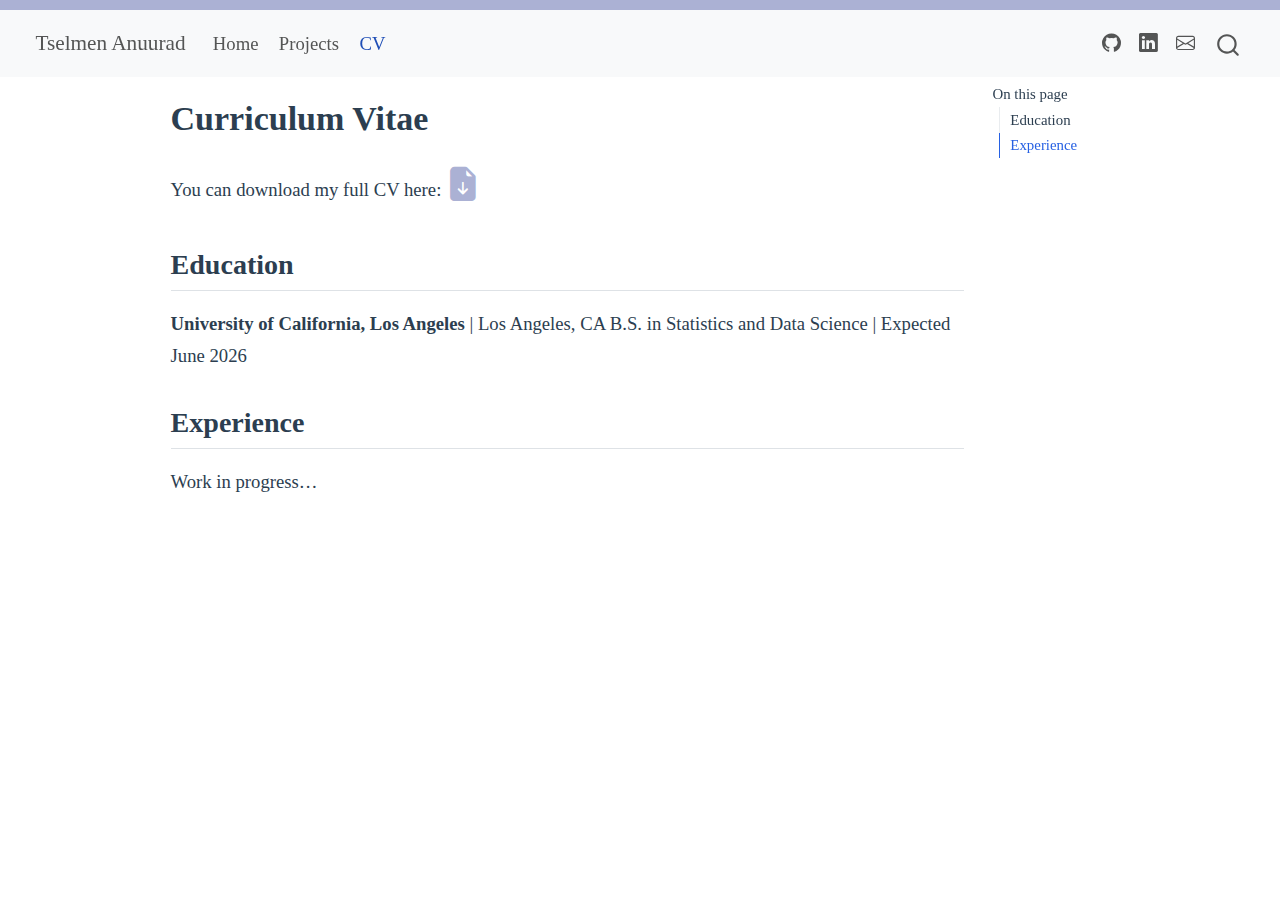
<file: docs/CV.html>
<!DOCTYPE html>
<html xmlns="http://www.w3.org/1999/xhtml" lang="en" xml:lang="en"><head>

<meta charset="utf-8">
<meta name="generator" content="quarto-1.8.25">

<meta name="viewport" content="width=device-width, initial-scale=1.0, user-scalable=yes">


<title>Curriculum Vitae – Tselmen Anuurad</title>
<style>
code{white-space: pre-wrap;}
span.smallcaps{font-variant: small-caps;}
div.columns{display: flex; gap: min(4vw, 1.5em);}
div.column{flex: auto; overflow-x: auto;}
div.hanging-indent{margin-left: 1.5em; text-indent: -1.5em;}
ul.task-list{list-style: none;}
ul.task-list li input[type="checkbox"] {
  width: 0.8em;
  margin: 0 0.8em 0.2em -1em; /* quarto-specific, see https://github.com/quarto-dev/quarto-cli/issues/4556 */ 
  vertical-align: middle;
}
</style>


<script src="site_libs/quarto-nav/quarto-nav.js"></script>
<script src="site_libs/quarto-nav/headroom.min.js"></script>
<script src="site_libs/clipboard/clipboard.min.js"></script>
<script src="site_libs/quarto-search/autocomplete.umd.js"></script>
<script src="site_libs/quarto-search/fuse.min.js"></script>
<script src="site_libs/quarto-search/quarto-search.js"></script>
<meta name="quarto:offset" content="./">
<script src="site_libs/quarto-html/quarto.js" type="module"></script>
<script src="site_libs/quarto-html/tabsets/tabsets.js" type="module"></script>
<script src="site_libs/quarto-html/axe/axe-check.js" type="module"></script>
<script src="site_libs/quarto-html/popper.min.js"></script>
<script src="site_libs/quarto-html/tippy.umd.min.js"></script>
<script src="site_libs/quarto-html/anchor.min.js"></script>
<link href="site_libs/quarto-html/tippy.css" rel="stylesheet">
<link href="site_libs/quarto-html/quarto-syntax-highlighting-7b89279ff1a6dce999919e0e67d4d9ec.css" rel="stylesheet" id="quarto-text-highlighting-styles">
<script src="site_libs/bootstrap/bootstrap.min.js"></script>
<link href="site_libs/bootstrap/bootstrap-icons.css" rel="stylesheet">
<link href="site_libs/bootstrap/bootstrap-5b4ad623e5705c0698d39aec6f10cf02.min.css" rel="stylesheet" append-hash="true" id="quarto-bootstrap" data-mode="light">
<script id="quarto-search-options" type="application/json">{
  "location": "navbar",
  "copy-button": false,
  "collapse-after": 3,
  "panel-placement": "end",
  "type": "overlay",
  "limit": 50,
  "keyboard-shortcut": [
    "f",
    "/",
    "s"
  ],
  "show-item-context": false,
  "language": {
    "search-no-results-text": "No results",
    "search-matching-documents-text": "matching documents",
    "search-copy-link-title": "Copy link to search",
    "search-hide-matches-text": "Hide additional matches",
    "search-more-match-text": "more match in this document",
    "search-more-matches-text": "more matches in this document",
    "search-clear-button-title": "Clear",
    "search-text-placeholder": "",
    "search-detached-cancel-button-title": "Cancel",
    "search-submit-button-title": "Submit",
    "search-label": "Search"
  }
}</script>


<link rel="stylesheet" href="styles.css">
</head>

<body class="nav-fixed quarto-light">

<div id="quarto-search-results"></div>
  <header id="quarto-header" class="headroom fixed-top">
    <nav class="navbar navbar-expand-lg " data-bs-theme="dark">
      <div class="navbar-container container-fluid">
      <div class="navbar-brand-container mx-auto">
    <a href="./index.html" class="navbar-brand navbar-brand-logo">
    </a>
    <a class="navbar-brand" href="./index.html">
    <span class="navbar-title">Tselmen Anuurad</span>
    </a>
  </div>
            <div id="quarto-search" class="" title="Search"></div>
          <button class="navbar-toggler" type="button" data-bs-toggle="collapse" data-bs-target="#navbarCollapse" aria-controls="navbarCollapse" role="menu" aria-expanded="false" aria-label="Toggle navigation" onclick="if (window.quartoToggleHeadroom) { window.quartoToggleHeadroom(); }">
  <span class="navbar-toggler-icon"></span>
</button>
          <div class="collapse navbar-collapse" id="navbarCollapse">
            <ul class="navbar-nav navbar-nav-scroll me-auto">
  <li class="nav-item">
    <a class="nav-link" href="./index.html"> 
<span class="menu-text">Home</span></a>
  </li>  
  <li class="nav-item">
    <a class="nav-link" href="./projects.html"> 
<span class="menu-text">Projects</span></a>
  </li>  
  <li class="nav-item">
    <a class="nav-link active" href="./CV.html" aria-current="page"> 
<span class="menu-text">CV</span></a>
  </li>  
</ul>
            <ul class="navbar-nav navbar-nav-scroll ms-auto">
  <li class="nav-item compact">
    <a class="nav-link" href="https://github.com/tselmena"> <i class="bi bi-github" role="img">
</i> 
<span class="menu-text"></span></a>
  </li>  
  <li class="nav-item compact">
    <a class="nav-link" href="https://www.linkedin.com/in/tselmen-anuurad/"> <i class="bi bi-linkedin" role="img">
</i> 
<span class="menu-text"></span></a>
  </li>  
  <li class="nav-item compact">
    <a class="nav-link" href="./tsel@ucla.edu"> <i class="bi bi-envelope" role="img">
</i> 
<span class="menu-text"></span></a>
  </li>  
</ul>
          </div> <!-- /navcollapse -->
            <div class="quarto-navbar-tools">
</div>
      </div> <!-- /container-fluid -->
    </nav>
</header>
<!-- content -->
<div id="quarto-content" class="quarto-container page-columns page-rows-contents page-layout-article page-navbar">
<!-- sidebar -->
<!-- margin-sidebar -->
    <div id="quarto-margin-sidebar" class="sidebar margin-sidebar">
        <nav id="TOC" role="doc-toc" class="toc-active">
    <h2 id="toc-title">On this page</h2>
   
  <ul>
  <li><a href="#education" id="toc-education" class="nav-link active" data-scroll-target="#education">Education</a></li>
  <li><a href="#experience" id="toc-experience" class="nav-link" data-scroll-target="#experience">Experience</a></li>
  </ul>
</nav>
    </div>
<!-- main -->
<main class="content" id="quarto-document-content">

<header id="title-block-header" class="quarto-title-block default">
<div class="quarto-title">
<h1 class="title">Curriculum Vitae</h1>
</div>



<div class="quarto-title-meta">

    
  
    
  </div>
  


</header>


You can download my full CV here: <a href="files/Tselmen_Anuurad_CV_Nov_2025.pdf" target="_blank" style="text-decoration: none; font-size: 2rem;"> <i class="bi bi-file-earmark-arrow-down-fill"></i> </a>
<p></p>
<section id="education" class="level2">
<h2 class="anchored" data-anchor-id="education">Education</h2>
<p><strong>University of California, Los Angeles</strong> | Los Angeles, CA B.S. in Statistics and Data Science | Expected June 2026</p>
</section>
<section id="experience" class="level2">
<h2 class="anchored" data-anchor-id="experience">Experience</h2>
<p>Work in progress…</p>


</section>

</main> <!-- /main -->
<script id="quarto-html-after-body" type="application/javascript">
  window.document.addEventListener("DOMContentLoaded", function (event) {
    const icon = "";
    const anchorJS = new window.AnchorJS();
    anchorJS.options = {
      placement: 'right',
      icon: icon
    };
    anchorJS.add('.anchored');
    const isCodeAnnotation = (el) => {
      for (const clz of el.classList) {
        if (clz.startsWith('code-annotation-')) {                     
          return true;
        }
      }
      return false;
    }
    const onCopySuccess = function(e) {
      // button target
      const button = e.trigger;
      // don't keep focus
      button.blur();
      // flash "checked"
      button.classList.add('code-copy-button-checked');
      var currentTitle = button.getAttribute("title");
      button.setAttribute("title", "Copied!");
      let tooltip;
      if (window.bootstrap) {
        button.setAttribute("data-bs-toggle", "tooltip");
        button.setAttribute("data-bs-placement", "left");
        button.setAttribute("data-bs-title", "Copied!");
        tooltip = new bootstrap.Tooltip(button, 
          { trigger: "manual", 
            customClass: "code-copy-button-tooltip",
            offset: [0, -8]});
        tooltip.show();    
      }
      setTimeout(function() {
        if (tooltip) {
          tooltip.hide();
          button.removeAttribute("data-bs-title");
          button.removeAttribute("data-bs-toggle");
          button.removeAttribute("data-bs-placement");
        }
        button.setAttribute("title", currentTitle);
        button.classList.remove('code-copy-button-checked');
      }, 1000);
      // clear code selection
      e.clearSelection();
    }
    const getTextToCopy = function(trigger) {
      const outerScaffold = trigger.parentElement.cloneNode(true);
      const codeEl = outerScaffold.querySelector('code');
      for (const childEl of codeEl.children) {
        if (isCodeAnnotation(childEl)) {
          childEl.remove();
        }
      }
      return codeEl.innerText;
    }
    const clipboard = new window.ClipboardJS('.code-copy-button:not([data-in-quarto-modal])', {
      text: getTextToCopy
    });
    clipboard.on('success', onCopySuccess);
    if (window.document.getElementById('quarto-embedded-source-code-modal')) {
      const clipboardModal = new window.ClipboardJS('.code-copy-button[data-in-quarto-modal]', {
        text: getTextToCopy,
        container: window.document.getElementById('quarto-embedded-source-code-modal')
      });
      clipboardModal.on('success', onCopySuccess);
    }
      var localhostRegex = new RegExp(/^(?:http|https):\/\/localhost\:?[0-9]*\//);
      var mailtoRegex = new RegExp(/^mailto:/);
        var filterRegex = new RegExp('/' + window.location.host + '/');
      var isInternal = (href) => {
          return filterRegex.test(href) || localhostRegex.test(href) || mailtoRegex.test(href);
      }
      // Inspect non-navigation links and adorn them if external
     var links = window.document.querySelectorAll('a[href]:not(.nav-link):not(.navbar-brand):not(.toc-action):not(.sidebar-link):not(.sidebar-item-toggle):not(.pagination-link):not(.no-external):not([aria-hidden]):not(.dropdown-item):not(.quarto-navigation-tool):not(.about-link)');
      for (var i=0; i<links.length; i++) {
        const link = links[i];
        if (!isInternal(link.href)) {
          // undo the damage that might have been done by quarto-nav.js in the case of
          // links that we want to consider external
          if (link.dataset.originalHref !== undefined) {
            link.href = link.dataset.originalHref;
          }
        }
      }
    function tippyHover(el, contentFn, onTriggerFn, onUntriggerFn) {
      const config = {
        allowHTML: true,
        maxWidth: 500,
        delay: 100,
        arrow: false,
        appendTo: function(el) {
            return el.parentElement;
        },
        interactive: true,
        interactiveBorder: 10,
        theme: 'quarto',
        placement: 'bottom-start',
      };
      if (contentFn) {
        config.content = contentFn;
      }
      if (onTriggerFn) {
        config.onTrigger = onTriggerFn;
      }
      if (onUntriggerFn) {
        config.onUntrigger = onUntriggerFn;
      }
      window.tippy(el, config); 
    }
    const noterefs = window.document.querySelectorAll('a[role="doc-noteref"]');
    for (var i=0; i<noterefs.length; i++) {
      const ref = noterefs[i];
      tippyHover(ref, function() {
        // use id or data attribute instead here
        let href = ref.getAttribute('data-footnote-href') || ref.getAttribute('href');
        try { href = new URL(href).hash; } catch {}
        const id = href.replace(/^#\/?/, "");
        const note = window.document.getElementById(id);
        if (note) {
          return note.innerHTML;
        } else {
          return "";
        }
      });
    }
    const xrefs = window.document.querySelectorAll('a.quarto-xref');
    const processXRef = (id, note) => {
      // Strip column container classes
      const stripColumnClz = (el) => {
        el.classList.remove("page-full", "page-columns");
        if (el.children) {
          for (const child of el.children) {
            stripColumnClz(child);
          }
        }
      }
      stripColumnClz(note)
      if (id === null || id.startsWith('sec-')) {
        // Special case sections, only their first couple elements
        const container = document.createElement("div");
        if (note.children && note.children.length > 2) {
          container.appendChild(note.children[0].cloneNode(true));
          for (let i = 1; i < note.children.length; i++) {
            const child = note.children[i];
            if (child.tagName === "P" && child.innerText === "") {
              continue;
            } else {
              container.appendChild(child.cloneNode(true));
              break;
            }
          }
          if (window.Quarto?.typesetMath) {
            window.Quarto.typesetMath(container);
          }
          return container.innerHTML
        } else {
          if (window.Quarto?.typesetMath) {
            window.Quarto.typesetMath(note);
          }
          return note.innerHTML;
        }
      } else {
        // Remove any anchor links if they are present
        const anchorLink = note.querySelector('a.anchorjs-link');
        if (anchorLink) {
          anchorLink.remove();
        }
        if (window.Quarto?.typesetMath) {
          window.Quarto.typesetMath(note);
        }
        if (note.classList.contains("callout")) {
          return note.outerHTML;
        } else {
          return note.innerHTML;
        }
      }
    }
    for (var i=0; i<xrefs.length; i++) {
      const xref = xrefs[i];
      tippyHover(xref, undefined, function(instance) {
        instance.disable();
        let url = xref.getAttribute('href');
        let hash = undefined; 
        if (url.startsWith('#')) {
          hash = url;
        } else {
          try { hash = new URL(url).hash; } catch {}
        }
        if (hash) {
          const id = hash.replace(/^#\/?/, "");
          const note = window.document.getElementById(id);
          if (note !== null) {
            try {
              const html = processXRef(id, note.cloneNode(true));
              instance.setContent(html);
            } finally {
              instance.enable();
              instance.show();
            }
          } else {
            // See if we can fetch this
            fetch(url.split('#')[0])
            .then(res => res.text())
            .then(html => {
              const parser = new DOMParser();
              const htmlDoc = parser.parseFromString(html, "text/html");
              const note = htmlDoc.getElementById(id);
              if (note !== null) {
                const html = processXRef(id, note);
                instance.setContent(html);
              } 
            }).finally(() => {
              instance.enable();
              instance.show();
            });
          }
        } else {
          // See if we can fetch a full url (with no hash to target)
          // This is a special case and we should probably do some content thinning / targeting
          fetch(url)
          .then(res => res.text())
          .then(html => {
            const parser = new DOMParser();
            const htmlDoc = parser.parseFromString(html, "text/html");
            const note = htmlDoc.querySelector('main.content');
            if (note !== null) {
              // This should only happen for chapter cross references
              // (since there is no id in the URL)
              // remove the first header
              if (note.children.length > 0 && note.children[0].tagName === "HEADER") {
                note.children[0].remove();
              }
              const html = processXRef(null, note);
              instance.setContent(html);
            } 
          }).finally(() => {
            instance.enable();
            instance.show();
          });
        }
      }, function(instance) {
      });
    }
        let selectedAnnoteEl;
        const selectorForAnnotation = ( cell, annotation) => {
          let cellAttr = 'data-code-cell="' + cell + '"';
          let lineAttr = 'data-code-annotation="' +  annotation + '"';
          const selector = 'span[' + cellAttr + '][' + lineAttr + ']';
          return selector;
        }
        const selectCodeLines = (annoteEl) => {
          const doc = window.document;
          const targetCell = annoteEl.getAttribute("data-target-cell");
          const targetAnnotation = annoteEl.getAttribute("data-target-annotation");
          const annoteSpan = window.document.querySelector(selectorForAnnotation(targetCell, targetAnnotation));
          const lines = annoteSpan.getAttribute("data-code-lines").split(",");
          const lineIds = lines.map((line) => {
            return targetCell + "-" + line;
          })
          let top = null;
          let height = null;
          let parent = null;
          if (lineIds.length > 0) {
              //compute the position of the single el (top and bottom and make a div)
              const el = window.document.getElementById(lineIds[0]);
              top = el.offsetTop;
              height = el.offsetHeight;
              parent = el.parentElement.parentElement;
            if (lineIds.length > 1) {
              const lastEl = window.document.getElementById(lineIds[lineIds.length - 1]);
              const bottom = lastEl.offsetTop + lastEl.offsetHeight;
              height = bottom - top;
            }
            if (top !== null && height !== null && parent !== null) {
              // cook up a div (if necessary) and position it 
              let div = window.document.getElementById("code-annotation-line-highlight");
              if (div === null) {
                div = window.document.createElement("div");
                div.setAttribute("id", "code-annotation-line-highlight");
                div.style.position = 'absolute';
                parent.appendChild(div);
              }
              div.style.top = top - 2 + "px";
              div.style.height = height + 4 + "px";
              div.style.left = 0;
              let gutterDiv = window.document.getElementById("code-annotation-line-highlight-gutter");
              if (gutterDiv === null) {
                gutterDiv = window.document.createElement("div");
                gutterDiv.setAttribute("id", "code-annotation-line-highlight-gutter");
                gutterDiv.style.position = 'absolute';
                const codeCell = window.document.getElementById(targetCell);
                const gutter = codeCell.querySelector('.code-annotation-gutter');
                gutter.appendChild(gutterDiv);
              }
              gutterDiv.style.top = top - 2 + "px";
              gutterDiv.style.height = height + 4 + "px";
            }
            selectedAnnoteEl = annoteEl;
          }
        };
        const unselectCodeLines = () => {
          const elementsIds = ["code-annotation-line-highlight", "code-annotation-line-highlight-gutter"];
          elementsIds.forEach((elId) => {
            const div = window.document.getElementById(elId);
            if (div) {
              div.remove();
            }
          });
          selectedAnnoteEl = undefined;
        };
          // Handle positioning of the toggle
      window.addEventListener(
        "resize",
        throttle(() => {
          elRect = undefined;
          if (selectedAnnoteEl) {
            selectCodeLines(selectedAnnoteEl);
          }
        }, 10)
      );
      function throttle(fn, ms) {
      let throttle = false;
      let timer;
        return (...args) => {
          if(!throttle) { // first call gets through
              fn.apply(this, args);
              throttle = true;
          } else { // all the others get throttled
              if(timer) clearTimeout(timer); // cancel #2
              timer = setTimeout(() => {
                fn.apply(this, args);
                timer = throttle = false;
              }, ms);
          }
        };
      }
        // Attach click handler to the DT
        const annoteDls = window.document.querySelectorAll('dt[data-target-cell]');
        for (const annoteDlNode of annoteDls) {
          annoteDlNode.addEventListener('click', (event) => {
            const clickedEl = event.target;
            if (clickedEl !== selectedAnnoteEl) {
              unselectCodeLines();
              const activeEl = window.document.querySelector('dt[data-target-cell].code-annotation-active');
              if (activeEl) {
                activeEl.classList.remove('code-annotation-active');
              }
              selectCodeLines(clickedEl);
              clickedEl.classList.add('code-annotation-active');
            } else {
              // Unselect the line
              unselectCodeLines();
              clickedEl.classList.remove('code-annotation-active');
            }
          });
        }
    const findCites = (el) => {
      const parentEl = el.parentElement;
      if (parentEl) {
        const cites = parentEl.dataset.cites;
        if (cites) {
          return {
            el,
            cites: cites.split(' ')
          };
        } else {
          return findCites(el.parentElement)
        }
      } else {
        return undefined;
      }
    };
    var bibliorefs = window.document.querySelectorAll('a[role="doc-biblioref"]');
    for (var i=0; i<bibliorefs.length; i++) {
      const ref = bibliorefs[i];
      const citeInfo = findCites(ref);
      if (citeInfo) {
        tippyHover(citeInfo.el, function() {
          var popup = window.document.createElement('div');
          citeInfo.cites.forEach(function(cite) {
            var citeDiv = window.document.createElement('div');
            citeDiv.classList.add('hanging-indent');
            citeDiv.classList.add('csl-entry');
            var biblioDiv = window.document.getElementById('ref-' + cite);
            if (biblioDiv) {
              citeDiv.innerHTML = biblioDiv.innerHTML;
            }
            popup.appendChild(citeDiv);
          });
          return popup.innerHTML;
        });
      }
    }
  });
  </script>
</div> <!-- /content -->




</body></html>
</file>
<file: docs/site_libs/quarto-html/tippy.css>
.tippy-box[data-animation=fade][data-state=hidden]{opacity:0}[data-tippy-root]{max-width:calc(100vw - 10px)}.tippy-box{position:relative;background-color:#333;color:#fff;border-radius:4px;font-size:14px;line-height:1.4;white-space:normal;outline:0;transition-property:transform,visibility,opacity}.tippy-box[data-placement^=top]>.tippy-arrow{bottom:0}.tippy-box[data-placement^=top]>.tippy-arrow:before{bottom:-7px;left:0;border-width:8px 8px 0;border-top-color:initial;transform-origin:center top}.tippy-box[data-placement^=bottom]>.tippy-arrow{top:0}.tippy-box[data-placement^=bottom]>.tippy-arrow:before{top:-7px;left:0;border-width:0 8px 8px;border-bottom-color:initial;transform-origin:center bottom}.tippy-box[data-placement^=left]>.tippy-arrow{right:0}.tippy-box[data-placement^=left]>.tippy-arrow:before{border-width:8px 0 8px 8px;border-left-color:initial;right:-7px;transform-origin:center left}.tippy-box[data-placement^=right]>.tippy-arrow{left:0}.tippy-box[data-placement^=right]>.tippy-arrow:before{left:-7px;border-width:8px 8px 8px 0;border-right-color:initial;transform-origin:center right}.tippy-box[data-inertia][data-state=visible]{transition-timing-function:cubic-bezier(.54,1.5,.38,1.11)}.tippy-arrow{width:16px;height:16px;color:#333}.tippy-arrow:before{content:"";position:absolute;border-color:transparent;border-style:solid}.tippy-content{position:relative;padding:5px 9px;z-index:1}
</file>
<file: docs/site_libs/quarto-html/quarto-syntax-highlighting-7b89279ff1a6dce999919e0e67d4d9ec.css>
/* quarto syntax highlight colors */
:root {
  --quarto-hl-ot-color: #003B4F;
  --quarto-hl-at-color: #657422;
  --quarto-hl-ss-color: #20794D;
  --quarto-hl-an-color: #5E5E5E;
  --quarto-hl-fu-color: #4758AB;
  --quarto-hl-st-color: #20794D;
  --quarto-hl-cf-color: #003B4F;
  --quarto-hl-op-color: #5E5E5E;
  --quarto-hl-er-color: #AD0000;
  --quarto-hl-bn-color: #AD0000;
  --quarto-hl-al-color: #AD0000;
  --quarto-hl-va-color: #111111;
  --quarto-hl-bu-color: inherit;
  --quarto-hl-ex-color: inherit;
  --quarto-hl-pp-color: #AD0000;
  --quarto-hl-in-color: #5E5E5E;
  --quarto-hl-vs-color: #20794D;
  --quarto-hl-wa-color: #5E5E5E;
  --quarto-hl-do-color: #5E5E5E;
  --quarto-hl-im-color: #00769E;
  --quarto-hl-ch-color: #20794D;
  --quarto-hl-dt-color: #AD0000;
  --quarto-hl-fl-color: #AD0000;
  --quarto-hl-co-color: #5E5E5E;
  --quarto-hl-cv-color: #5E5E5E;
  --quarto-hl-cn-color: #8f5902;
  --quarto-hl-sc-color: #5E5E5E;
  --quarto-hl-dv-color: #AD0000;
  --quarto-hl-kw-color: #003B4F;
}

/* other quarto variables */
:root {
  --quarto-font-monospace: SFMono-Regular, Menlo, Monaco, Consolas, "Liberation Mono", "Courier New", monospace;
}

/* syntax highlight based on Pandoc's rules */
pre > code.sourceCode > span {
  color: #003B4F;
}

code.sourceCode > span {
  color: #003B4F;
}

div.sourceCode,
div.sourceCode pre.sourceCode {
  color: #003B4F;
}

/* Normal */
code span {
  color: #003B4F;
}

/* Alert */
code span.al {
  color: #AD0000;
  font-style: inherit;
}

/* Annotation */
code span.an {
  color: #5E5E5E;
  font-style: inherit;
}

/* Attribute */
code span.at {
  color: #657422;
  font-style: inherit;
}

/* BaseN */
code span.bn {
  color: #AD0000;
  font-style: inherit;
}

/* BuiltIn */
code span.bu {
  font-style: inherit;
}

/* ControlFlow */
code span.cf {
  color: #003B4F;
  font-weight: bold;
  font-style: inherit;
}

/* Char */
code span.ch {
  color: #20794D;
  font-style: inherit;
}

/* Constant */
code span.cn {
  color: #8f5902;
  font-style: inherit;
}

/* Comment */
code span.co {
  color: #5E5E5E;
  font-style: inherit;
}

/* CommentVar */
code span.cv {
  color: #5E5E5E;
  font-style: italic;
}

/* Documentation */
code span.do {
  color: #5E5E5E;
  font-style: italic;
}

/* DataType */
code span.dt {
  color: #AD0000;
  font-style: inherit;
}

/* DecVal */
code span.dv {
  color: #AD0000;
  font-style: inherit;
}

/* Error */
code span.er {
  color: #AD0000;
  font-style: inherit;
}

/* Extension */
code span.ex {
  font-style: inherit;
}

/* Float */
code span.fl {
  color: #AD0000;
  font-style: inherit;
}

/* Function */
code span.fu {
  color: #4758AB;
  font-style: inherit;
}

/* Import */
code span.im {
  color: #00769E;
  font-style: inherit;
}

/* Information */
code span.in {
  color: #5E5E5E;
  font-style: inherit;
}

/* Keyword */
code span.kw {
  color: #003B4F;
  font-weight: bold;
  font-style: inherit;
}

/* Operator */
code span.op {
  color: #5E5E5E;
  font-style: inherit;
}

/* Other */
code span.ot {
  color: #003B4F;
  font-style: inherit;
}

/* Preprocessor */
code span.pp {
  color: #AD0000;
  font-style: inherit;
}

/* SpecialChar */
code span.sc {
  color: #5E5E5E;
  font-style: inherit;
}

/* SpecialString */
code span.ss {
  color: #20794D;
  font-style: inherit;
}

/* String */
code span.st {
  color: #20794D;
  font-style: inherit;
}

/* Variable */
code span.va {
  color: #111111;
  font-style: inherit;
}

/* VerbatimString */
code span.vs {
  color: #20794D;
  font-style: inherit;
}

/* Warning */
code span.wa {
  color: #5E5E5E;
  font-style: italic;
}

.prevent-inlining {
  content: "</";
}

/*# sourceMappingURL=3944bc705cfaf4c80e56f77c5205168a.css.map */
</file>
<file: docs/styles.css>
/* --- 1. FONTS & COLOR THEME (Kept from previous steps) --- */
/* Apply Georgia everywhere */
body, h1, h2, h3, h4, h5, h6 {
  font-family: "Georgia", serif;
  color: #2c3e50; /* Dark slate blue text */
}

/* Red link accent */
a {
  color: #ABB1D4;
  text-decoration: none;
}

a:hover {
  text-decoration: underline;
}

/* Body spacing for readability */
body {
  font-size: 1.1rem;
  line-height: 1.7; /* Breathing room for text */
}

/* --- 2. NEW: THE RED BAR AT TOP --- */
/* This targets the main header container of the site */
header#quarto-header {
  border-top: 10px solid #ABB1D4; /* Thick solid red bar at the very top */
}

/* --- 3. NEW: FIX THE MESSY SIDEBAR --- */
/* These instructions clean up the trestles layout */

/* Center everything inside the left sidebar (image, title, links) */
.quarto-about-trestles .about-entity {
  text-align: center;
  padding-right: 2em; /* Adds space between sidebar and main text */
}

/* Make the profile links look like cleaner buttons */
.quarto-about-trestles .about-links {
  display: flex;
  flex-direction: column;
  gap: 10px; /* Space between links */
  align-items: center; /* Center the links */
}

.quarto-about-trestles .about-link {
  border: 1px solid #ced4da;
  border-radius: 5px;
  padding: 8px 15px;
  width: 80%; /* Makes links uniform width */
  background-color: white;
}

.quarto-about-trestles .about-link:hover {
  background-color: #f8f9fa;
  border-color: #adb5bd;
  text-decoration: none !important;
}
</file>
<file: docs/site_libs/quarto-html/quarto-syntax-highlighting-2f5df379a58b258e96c21c0638c20c03.css>
/* quarto syntax highlight colors */
:root {
  --quarto-hl-ot-color: #003B4F;
  --quarto-hl-at-color: #657422;
  --quarto-hl-ss-color: #20794D;
  --quarto-hl-an-color: #5E5E5E;
  --quarto-hl-fu-color: #4758AB;
  --quarto-hl-st-color: #20794D;
  --quarto-hl-cf-color: #003B4F;
  --quarto-hl-op-color: #5E5E5E;
  --quarto-hl-er-color: #AD0000;
  --quarto-hl-bn-color: #AD0000;
  --quarto-hl-al-color: #AD0000;
  --quarto-hl-va-color: #111111;
  --quarto-hl-bu-color: inherit;
  --quarto-hl-ex-color: inherit;
  --quarto-hl-pp-color: #AD0000;
  --quarto-hl-in-color: #5E5E5E;
  --quarto-hl-vs-color: #20794D;
  --quarto-hl-wa-color: #5E5E5E;
  --quarto-hl-do-color: #5E5E5E;
  --quarto-hl-im-color: #00769E;
  --quarto-hl-ch-color: #20794D;
  --quarto-hl-dt-color: #AD0000;
  --quarto-hl-fl-color: #AD0000;
  --quarto-hl-co-color: #5E5E5E;
  --quarto-hl-cv-color: #5E5E5E;
  --quarto-hl-cn-color: #8f5902;
  --quarto-hl-sc-color: #5E5E5E;
  --quarto-hl-dv-color: #AD0000;
  --quarto-hl-kw-color: #003B4F;
}

/* other quarto variables */
:root {
  --quarto-font-monospace: SFMono-Regular, Menlo, Monaco, Consolas, "Liberation Mono", "Courier New", monospace;
}

pre > code.sourceCode > span {
  color: #003B4F;
}

code span {
  color: #003B4F;
}

code.sourceCode > span {
  color: #003B4F;
}

div.sourceCode,
div.sourceCode pre.sourceCode {
  color: #003B4F;
}

code span.ot {
  color: #003B4F;
  font-style: inherit;
}

code span.at {
  color: #657422;
  font-style: inherit;
}

code span.ss {
  color: #20794D;
  font-style: inherit;
}

code span.an {
  color: #5E5E5E;
  font-style: inherit;
}

code span.fu {
  color: #4758AB;
  font-style: inherit;
}

code span.st {
  color: #20794D;
  font-style: inherit;
}

code span.cf {
  color: #003B4F;
  font-weight: bold;
  font-style: inherit;
}

code span.op {
  color: #5E5E5E;
  font-style: inherit;
}

code span.er {
  color: #AD0000;
  font-style: inherit;
}

code span.bn {
  color: #AD0000;
  font-style: inherit;
}

code span.al {
  color: #AD0000;
  font-style: inherit;
}

code span.va {
  color: #111111;
  font-style: inherit;
}

code span.bu {
  font-style: inherit;
}

code span.ex {
  font-style: inherit;
}

code span.pp {
  color: #AD0000;
  font-style: inherit;
}

code span.in {
  color: #5E5E5E;
  font-style: inherit;
}

code span.vs {
  color: #20794D;
  font-style: inherit;
}

code span.wa {
  color: #5E5E5E;
  font-style: italic;
}

code span.do {
  color: #5E5E5E;
  font-style: italic;
}

code span.im {
  color: #00769E;
  font-style: inherit;
}

code span.ch {
  color: #20794D;
  font-style: inherit;
}

code span.dt {
  color: #AD0000;
  font-style: inherit;
}

code span.fl {
  color: #AD0000;
  font-style: inherit;
}

code span.co {
  color: #5E5E5E;
  font-style: inherit;
}

code span.cv {
  color: #5E5E5E;
  font-style: italic;
}

code span.cn {
  color: #8f5902;
  font-style: inherit;
}

code span.sc {
  color: #5E5E5E;
  font-style: inherit;
}

code span.dv {
  color: #AD0000;
  font-style: inherit;
}

code span.kw {
  color: #003B4F;
  font-weight: bold;
  font-style: inherit;
}

.prevent-inlining {
  content: "</";
}

/*# sourceMappingURL=35eb38a806ee71ea6d2563be2308c832.css.map */
</file>
